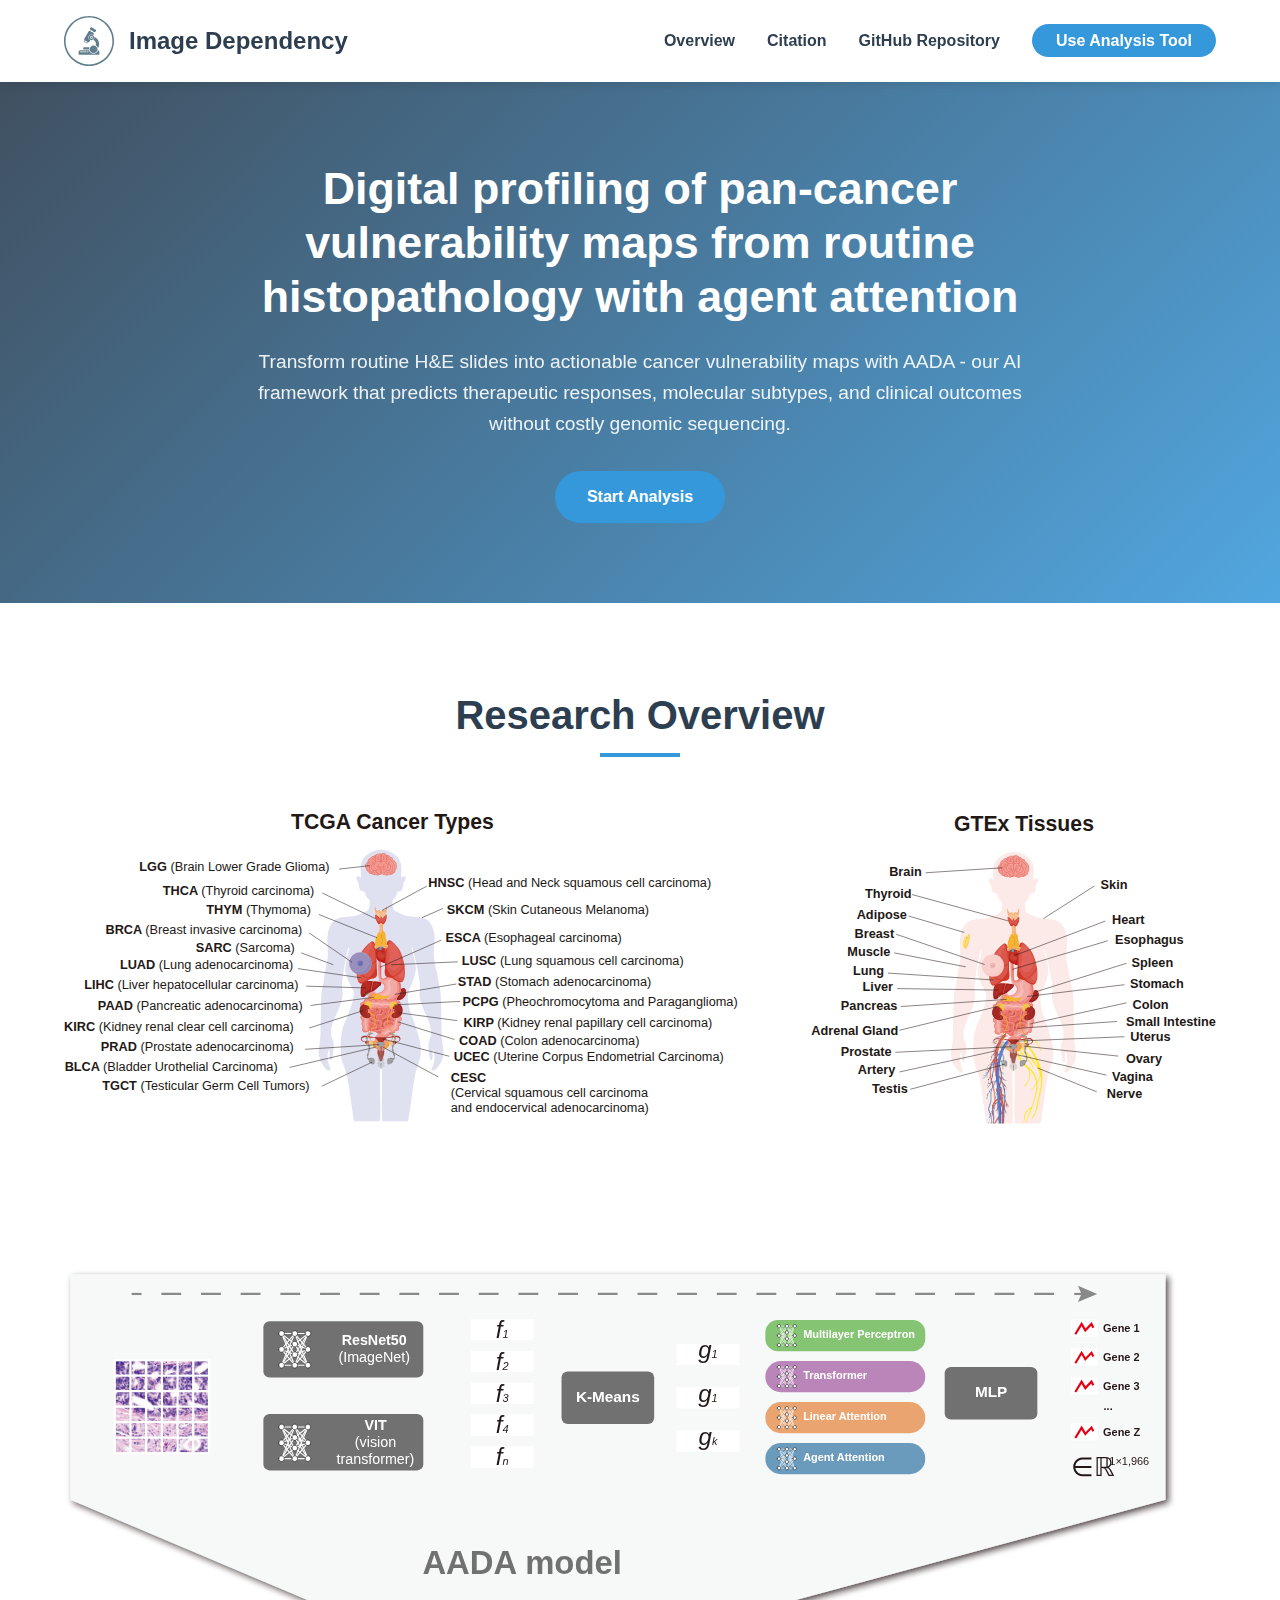
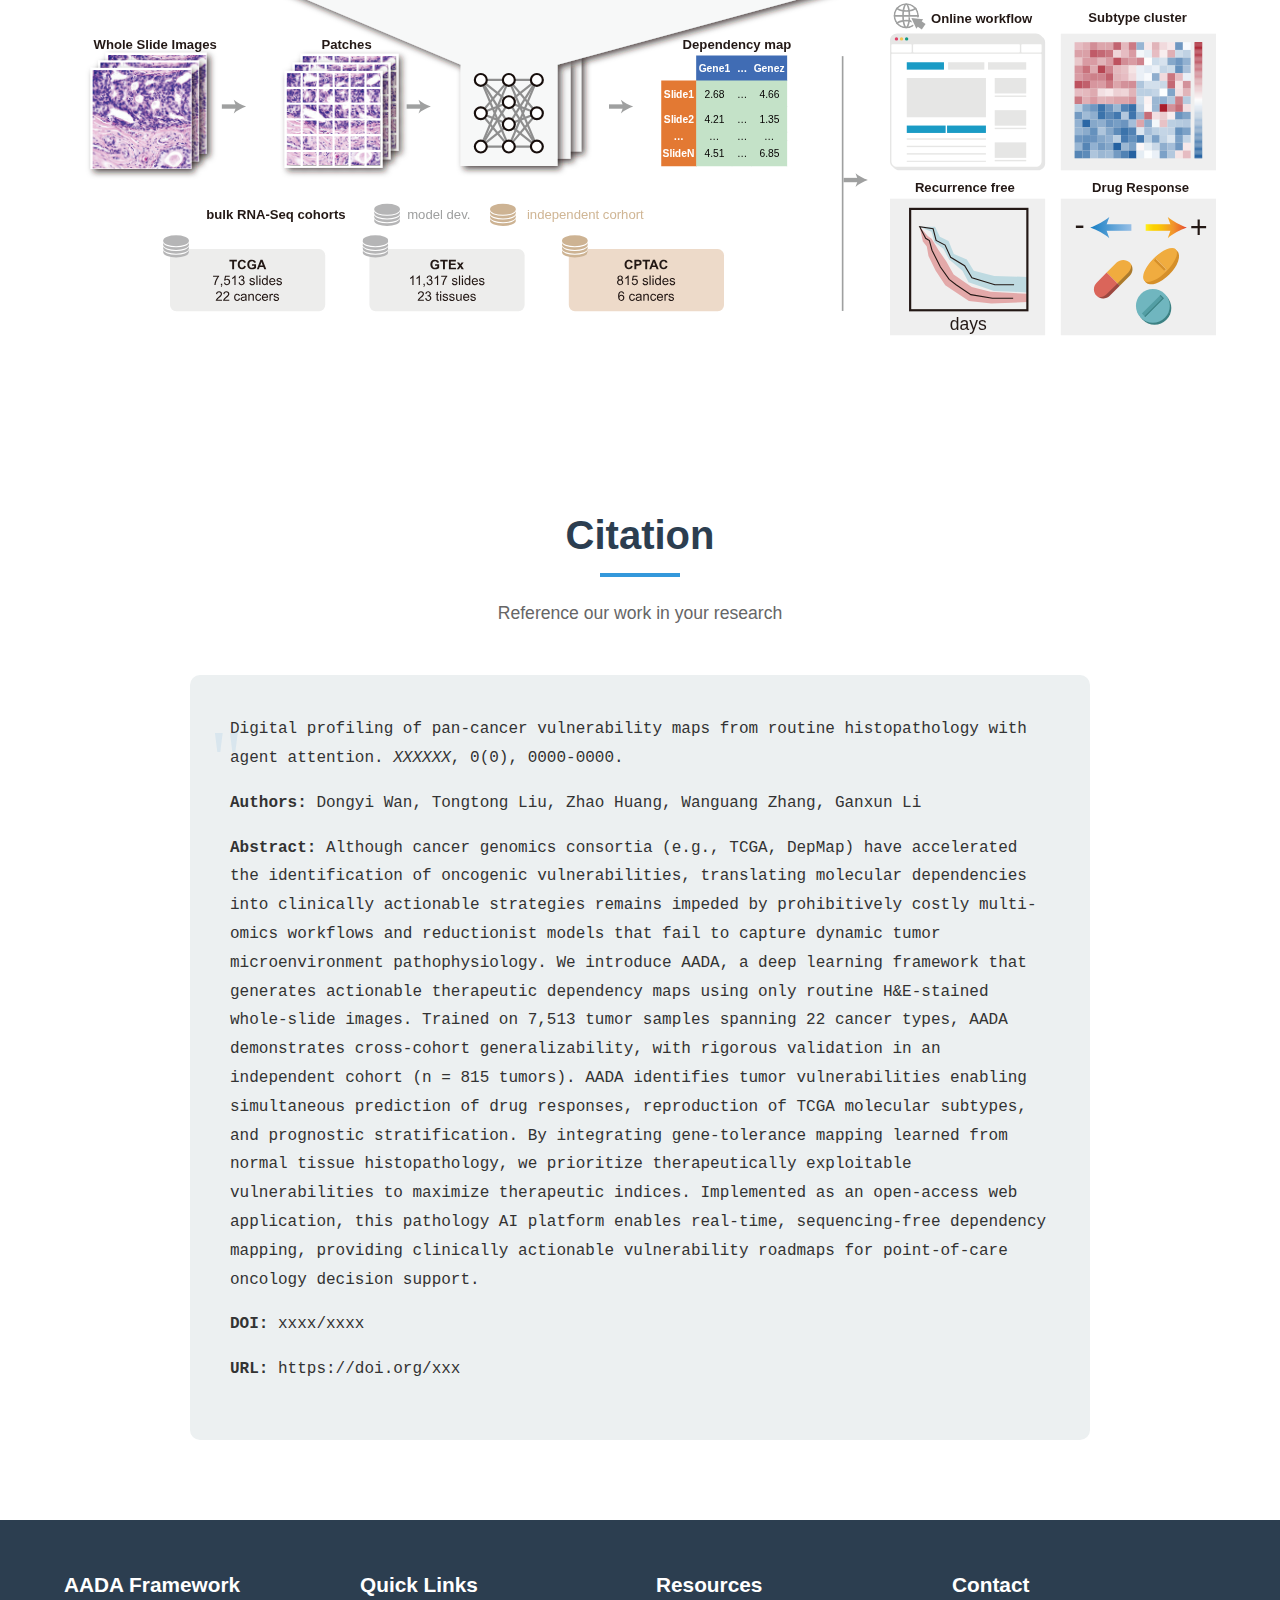
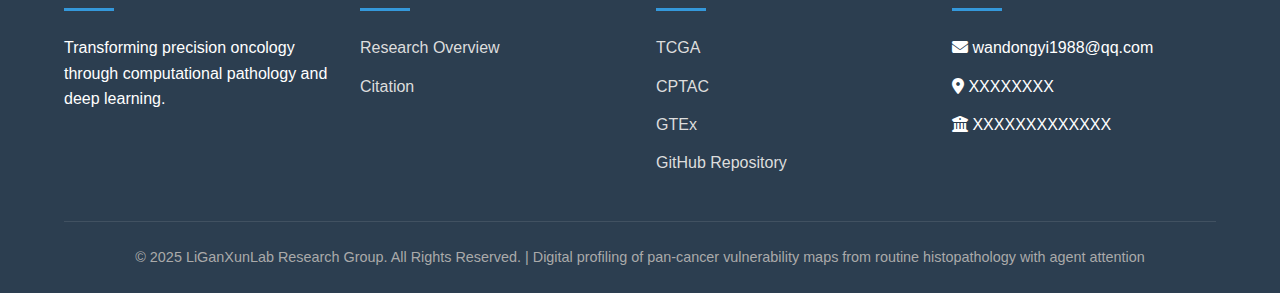
<file: Website/index.html>
<!DOCTYPE html>
<html lang="en">
<head>
    <meta charset="UTF-8">
    <meta name="viewport" content="width=device-width, initial-scale=1.0">
    <title>Image Dependency | Digital Cancer Vulnerability Profiling</title>
    <link rel="stylesheet" href="https://cdnjs.cloudflare.com/ajax/libs/font-awesome/6.4.0/css/all.min.css">
    <script>
        document.write("<link rel='stylesheet' type='text/css' href='css/index.css'>");
	</script>
</head>
<body>
    <!-- Header -->
    <header>
        <div class="container">
            <nav class="navbar">
                <div class="logo">
                    <img src="logo.svg" alt="AADA Logo">
                    <h1>Image Dependency</h1>
                </div>
                <ul class="nav-links">
                    <li><a href="#overview">Overview</a></li>
                    <li><a href="#citation">Citation</a></li>
					<li><a href="https://github.com/wolfgangsk07/ImageDependency.git">GitHub Repository</a></li>
                    <li><a href="analysis.html" class="cta-button">Use Analysis Tool</a></li>
                </ul>
            </nav>
        </div>
    </header>

    <!-- Hero Section -->
    <section class="hero">
        <div class="container">
            <div class="hero-content">
                <h2>Digital profiling of pan-cancer vulnerability maps from routine histopathology with agent attention</h2>
                <p>Transform routine H&E slides into actionable cancer vulnerability maps with AADA - our AI framework that predicts therapeutic responses, molecular subtypes, and clinical outcomes without costly genomic sequencing.</p>
				<div class="hero-buttons">
                    <a href="analysis.html" class="btn btn-primary">Start Analysis</a>
                </div>
            </div>
        </div>
    </section>

    <!-- Overview Section -->
    <section class="overview" id="overview">
        <div class="container">
            <div class="section-title">
                <h2>Research Overview</h2>
            </div>
            
            <img src=overview1.svg>
			<img src=overview2.svg>
        </div>
    </section>

    

    <!-- Citation Section -->
    <section class="citation" id="citation">
        <div class="container">
            <div class="section-title">
                <h2>Citation</h2>
                <p>Reference our work in your research</p>
            </div>
            
            <div class="citation-box">
                <p>Digital profiling of pan-cancer vulnerability maps from routine histopathology with agent attention. <em>XXXXXX</em>, 0(0), 0000-0000.</p>
                <p><strong>Authors:</strong> Dongyi Wan, Tongtong Liu, Zhao Huang, Wanguang Zhang, Ganxun Li</p>
                <p><strong>Abstract:</strong> Although cancer genomics consortia (e.g., TCGA, DepMap) have accelerated the identification of oncogenic vulnerabilities, translating molecular dependencies into clinically actionable strategies remains impeded by prohibitively costly multi-omics workflows and reductionist models that fail to capture dynamic tumor microenvironment pathophysiology. We introduce AADA, a deep learning framework that generates actionable therapeutic dependency maps using only routine H&E-stained whole-slide images. Trained on 7,513 tumor samples spanning 22 cancer types, AADA demonstrates cross-cohort generalizability, with rigorous validation in an independent cohort (n = 815 tumors). AADA identifies tumor vulnerabilities enabling simultaneous prediction of drug responses, reproduction of TCGA molecular subtypes, and prognostic stratification. By integrating gene-tolerance mapping learned from normal tissue histopathology, we prioritize therapeutically exploitable vulnerabilities to maximize therapeutic indices. Implemented as an open-access web application, this pathology AI platform enables real-time, sequencing-free dependency mapping, providing clinically actionable vulnerability roadmaps for point-of-care oncology decision support.</p>
                
                <p><strong>DOI:</strong> xxxx/xxxx</p>
                
                <p><strong>URL:</strong> https://doi.org/xxx</p>
            </div>
        </div>
    </section>

    <!-- Footer -->
    <footer>
        <div class="container">
            <div class="footer-content">
                <div class="footer-column">
                    <h3>AADA Framework</h3>
                    <p>Transforming precision oncology through computational pathology and deep learning.</p>
                </div>
                
                <div class="footer-column">
                    <h3>Quick Links</h3>
                    <ul class="footer-links">
                        <li><a href="#overview">Research Overview</a></li>
                        <li><a href="#citation">Citation</a></li>
                    </ul>
                </div>
                
                <div class="footer-column">
                    <h3>Resources</h3>
                    <ul class="footer-links">
                        <li><a href="https://www.cancer.gov/ccg/research/genome-sequencing/tcga">TCGA</a></li>
                        <li><a href="https://gdc.cancer.gov/about-gdc/contributed-genomic-data-cancer-research/clinical-proteomic-tumor-analysis-consortium-cptac">CPTAC</a></li>
                        <li><a href="https://gtexportal.org/home/">GTEx</a></li>
                        <li><a href="https://github.com/wolfgangsk07/ImageDependency.git">GitHub Repository</a></li>
                    </ul>
                </div>
                
                <div class="footer-column">
                    <h3>Contact</h3>
                    <ul class="footer-links">
                        <li><i class="fas fa-envelope"></i> wandongyi1988@qq.com</li>
                        <li><i class="fas fa-map-marker-alt"></i> XXXXXXXX</li>
                        <li><i class="fas fa-university"></i> XXXXXXXXXXXXX</li>
                    </ul>
                </div>
            </div>
            
            <div class="copyright">
                <p>&copy; 2025 LiGanXunLab Research Group. All Rights Reserved. | Digital profiling of pan-cancer vulnerability maps from routine histopathology with agent attention</p>
            </div>
        </div>
    </footer>

    <script>
        // Smooth scrolling for anchor links
        document.querySelectorAll('a[href^="#"]').forEach(anchor => {
            anchor.addEventListener('click', function (e) {
                e.preventDefault();
                document.querySelector(this.getAttribute('href')).scrollIntoView({
                    behavior: 'smooth'
                });
            });
        });

        // Navigation bar scroll effect
        window.addEventListener('scroll', function() {
            const header = document.querySelector('header');
            if (window.scrollY > 50) {
                header.style.boxShadow = '0 4px 12px rgba(0,0,0,0.1)';
                header.style.backgroundColor = 'rgba(255,255,255,0.95)';
            } else {
                header.style.boxShadow = '0 2px 10px rgba(0,0,0,0.1)';
                header.style.backgroundColor = 'white';
            }
        });
    </script>
</body>
</html>
</file>
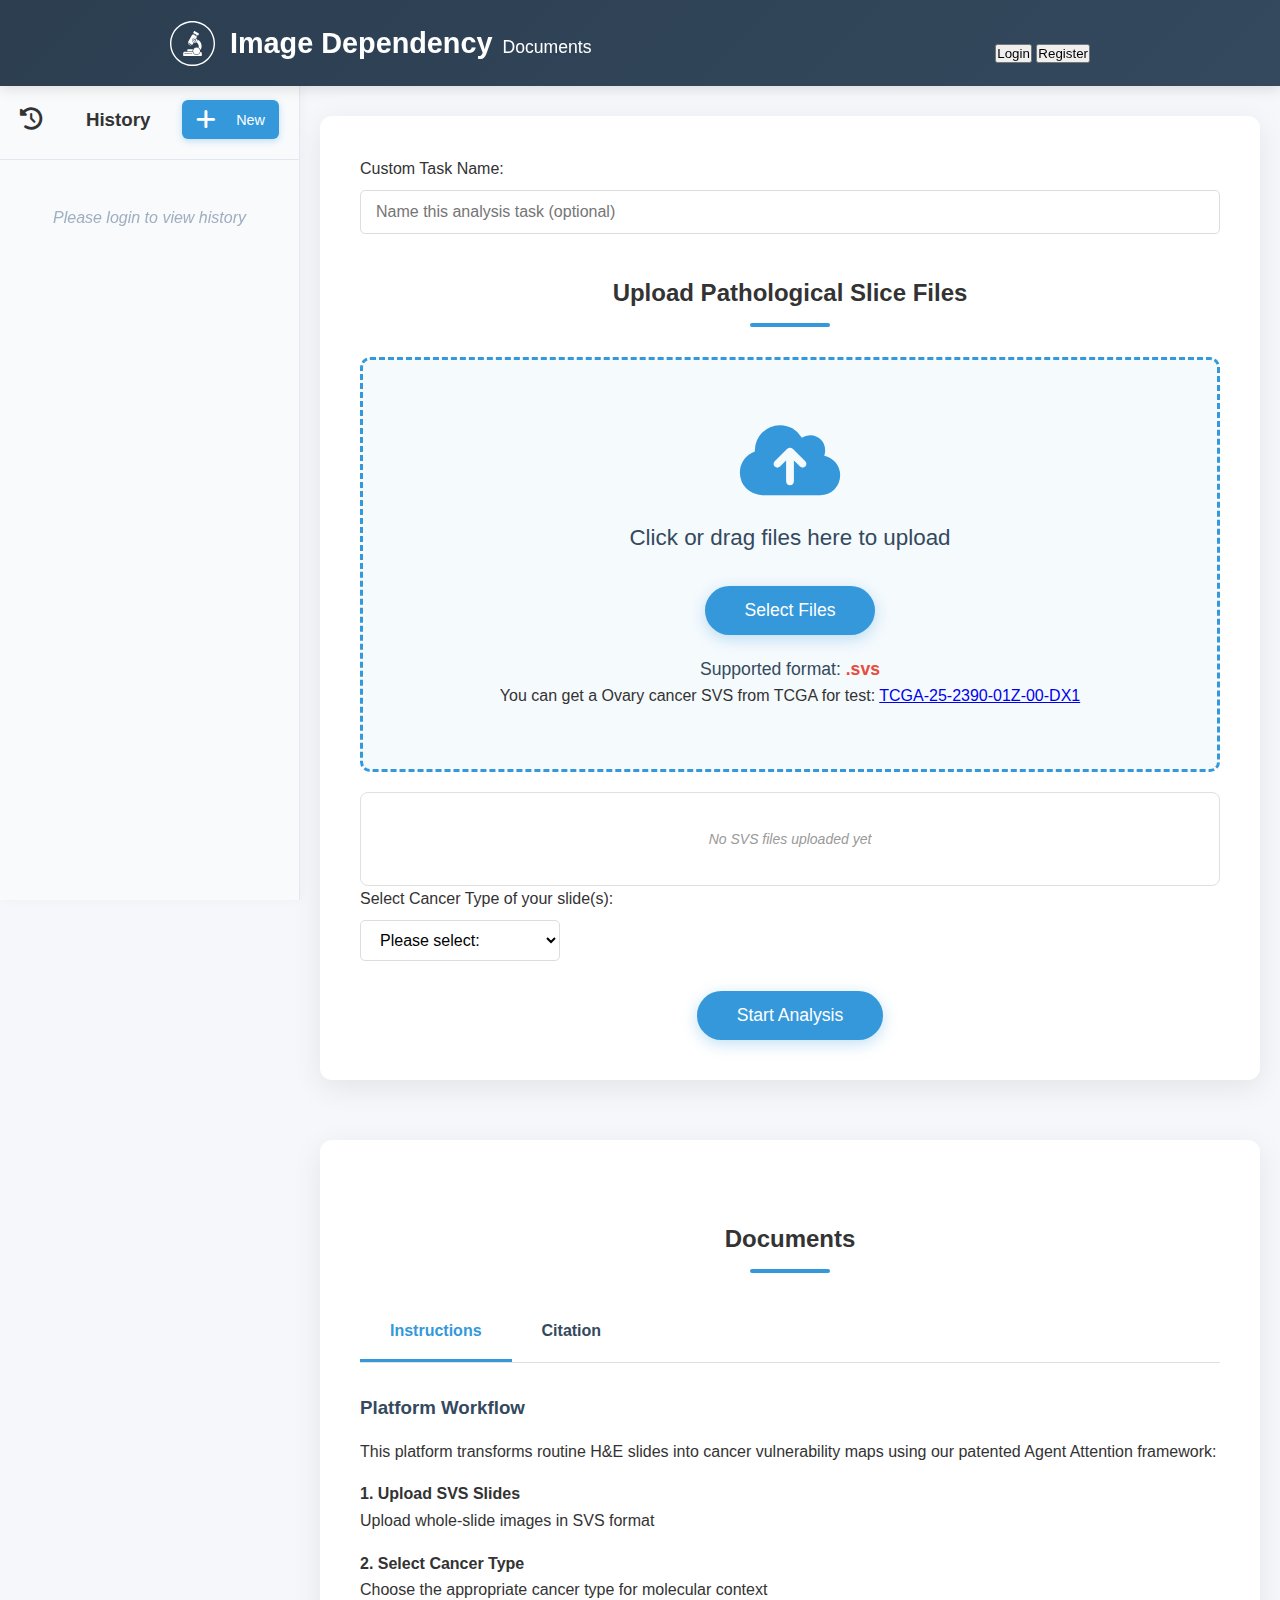
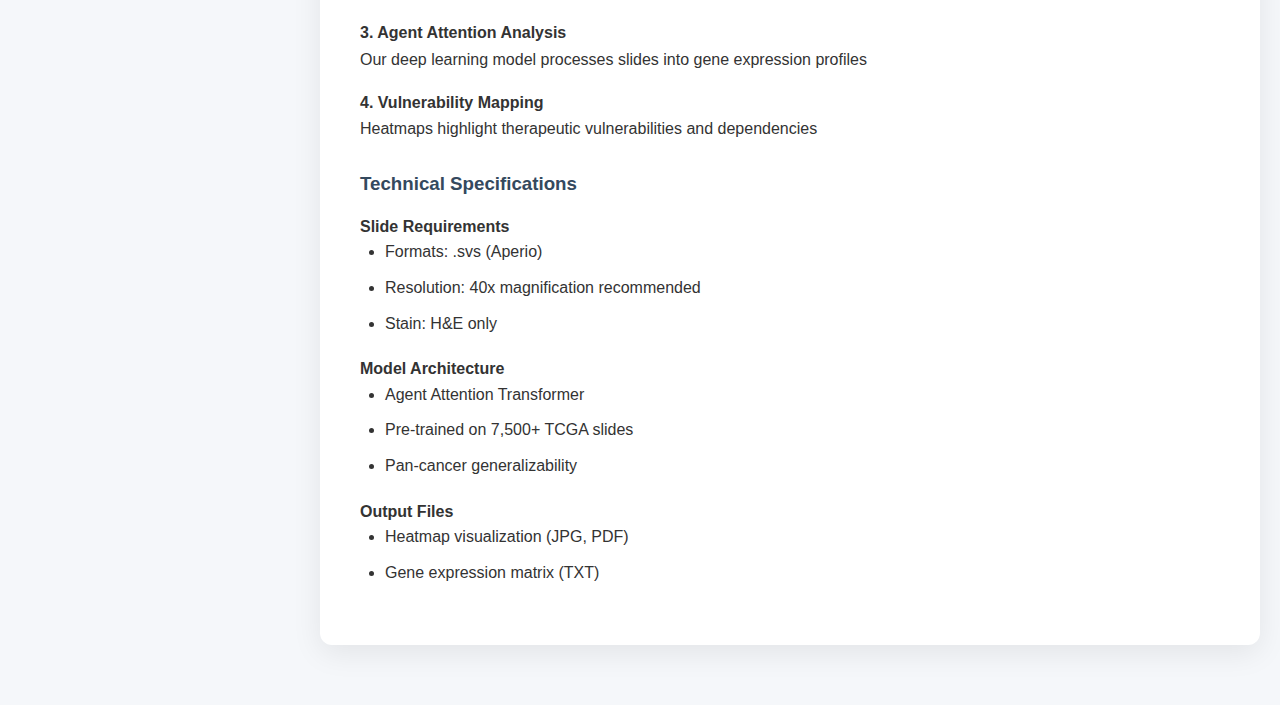
<file: Website/analysis.html>
<!DOCTYPE html>
<html lang="zh-CN">
<head>
    <meta charset="UTF-8">
    <meta name="viewport" content="width=device-width, initial-scale=1.0">
    <title>ImageDependency</title>
    <link rel="stylesheet" href="css/all.min.css">
    <script>
        document.write("<link rel='stylesheet' type='text/css' href='css/analyse.css'>");
		document.write("<link rel='stylesheet' type='text/css' href='css/register.css'>");
		document.write("<link rel='stylesheet' type='text/css' href='css/sidebar.css'>");
		document.addEventListener('DOMContentLoaded', function() {
			fetch('./api/users/check_login.php')
				.then(response => response.json())
				.then(data => {
					if (data.isLoggedIn) {
						const userElement = document.querySelector('.user-auth');
						userElement.innerHTML = `
							<span id="userInfo" style="display:none" data-userid="${data.user.id}"></span>
							<span class="welcome-msg">Welcome, ${data.user.email}</span>
							<button id="logoutBtn">Logout</button>
						`;
						document.getElementById('logoutBtn').addEventListener('click', function() {
							fetch('./api/users/logout.php').then(() => location.reload());
						});
					}
				});
		});
    </script>
</head>
<body>
    <!-- Header -->
    <header>
        <div class="container header-content">
            <div class="logo">
                <img src=logo2.svg style='height:45px;'>
                <h1>Image Dependency</h1>
            </div>
            <nav class="nav-menu">
                <a href="#docs">Documents</a>
            </nav>
			<div class="user-auth">
				<span id="userInfo" style="display:none" data-userid=""></span>
				<button id="loginBtn">Login</button>
				<button id="registerBtn">Register</button>
			</div>
        </div>
    </header>
    
    
    <div id="main" class="main-layout">
		<div class="history-sidebar">

			<h3 class="sidebar-header">
				<i class="fas fa-history"></i>
				<span>History</span>
				<button id="newTaskBtn" class="new-task-btn"><i class="fas fa-plus"></i> New</button>
			</h3>
			<div class="history-list" id="historyList">
				<div class="no-history">Please login to view history</div>
			</div>
		</div>
		<div class="container" taskuuid="" id="taskContainer">
			<!-- Upload Section -->
			<section id="upload" class="upload-section">
				
				<div class="upload-info">
					<div class="form-group">
						<label for="taskName">Custom Task Name:</label>
						<input type="text" id="taskName" placeholder="Name this analysis task (optional)">
					</div>
				</div>
				<h2 class="section-title">Upload Pathological Slice Files</h2>
				<div class="upload-container" id="uploadArea">
					<i class="fas fa-cloud-upload-alt upload-icon"></i>
					<p class="upload-text">Click or drag files here to upload</p>
					<input type="file" id="fileInput" multiple accept=".svs" style="display:none">
					<button class="upload-btn" id="selectFilesBtn">Select Files</button>
					<p class="file-types">Supported format: <span>.svs</span></p>
					<p>You can get a  Ovary cancer SVS from TCGA for test: <a href=https://api.gdc.cancer.gov/data/71bbd801-ca6e-4517-a2c9-cd6ec31c2552>TCGA-25-2390-01Z-00-DX1</a></p>
				</div>
				<div class="upload-info">
					
					
					
					<div id="fileList" class="file-list"> 
						<div class="empty-hint">No SVS files uploaded yet</div>
					</div>
					<div class="form-group">
						<label for="cancerSelect">Select Cancer Type of your slide(s):</label>
						<select id="cancerSelect" class="cancer-select">
							<option value="">Please select:</option>
							<option value="BLCA">BLCA</option>
							<option value="BRCA">BRCA</option>
							<option value="CESC">CESC</option>
							<option value="COAD">COAD</option>
							<option value="ESCA">ESCA</option>
							<option value="HNSC">HNSC</option>
							<option value="KIRC">KIRC</option>
							<option value="KIRP">KIRP</option>
							<option value="LGG">LGG</option>
							<option value="LIHC">LIHC</option>
							<option value="LUAD">LUAD</option>
							<option value="LUSC">LUSC</option>
							<option value="PAAD">PAAD</option>
							<option value="PCPG">PCPG</option>
							<option value="PRAD">PRAD</option>
							<option value="SARC">SARC</option>
							<option value="SKCM">SKCM</option>
							<option value="STAD">STAD</option>
							<option value="TGCT">TGCT</option>
							<option value="THCA">THCA</option>
							<option value="THYM">THYM</option>
							<option value="UCEC">UCEC</option>
							<!-- 可以继续添加其他癌种选项 -->
						</select>
					</div>
					<div id="cancerType" style="display:none" data-cancer=""></div>
				</div>
				<button class="submit-btn">Start Analysis</button>
			</section>
			
			<!-- Results Section -->
			<section id="results" style='display:none'>
				
				<div class="results-section">
				<h2 class="section-title">Analysis Results</h2>
					<!-- 结果内容将动态加载 -->
				</div>
			</section>
			
			<!-- Documentation Section -->
			<section id="docs" class="documentation">
				<h2 class="section-title">Documents</h2>
				<div class="tabs">
					<div class="tab active" data-tab="instructions">Instructions</div>
					<div class="tab" data-tab="reference">Citation</div>
				</div>
				
				 <div class="tab-content active" id="instructions-content">
                    <h3>Platform Workflow</h3>
                    <p>This platform transforms routine H&E slides into cancer vulnerability maps using our patented Agent Attention framework:</p>
                    
                    <div class="workflow-steps">
                        <div class="step">
                            <h4>1. Upload SVS Slides</h4>
                            <p>Upload whole-slide images in SVS format</p>
                        </div>
                        <div class="step">
                            <h4>2. Select Cancer Type</h4>
                            <p>Choose the appropriate cancer type for molecular context</p>
                        </div>
                        <div class="step">
                            <h4>3. Agent Attention Analysis</h4>
                            <p>Our deep learning model processes slides into gene expression profiles</p>
                        </div>
                        <div class="step">
                            <h4>4. Vulnerability Mapping</h4>
                            <p>Heatmaps highlight therapeutic vulnerabilities and dependencies</p>
                        </div>
                    </div>
                    
                    <h3>Technical Specifications</h3>
                    <div class="specs">
                        <div class="spec-item">
                            <h4>Slide Requirements</h4>
                            <ul>
                                <li>Formats: .svs (Aperio)</li>
                                <li>Resolution: 40x magnification recommended</li>
                                <li>Stain: H&E only</li>
                            </ul>
                        </div>
                        <div class="spec-item">
                            <h4>Model Architecture</h4>
                            <ul>
                                <li>Agent Attention Transformer</li>
                                <li>Pre-trained on 7,500+ TCGA slides</li>
                                <li>Pan-cancer generalizability</li>
                            </ul>
                        </div>
                        <div class="spec-item">
                            <h4>Output Files</h4>
                            <ul>
                                <li>Heatmap visualization (JPG, PDF)</li>
                                <li>Gene expression matrix (TXT)</li>
                            </ul>
                        </div>
                    </div>
                </div>
				
				<div class="tab-content" id="reference-content">
					
					
					<h3>Citation</h3>
					<p>Reference our work in your research</p>
					
					<div class="citation">
						Dongyi Wan, Tongtong Liu, Zhao Huang, Wanguang Zhang, Ganxun Li (2025) : Digital profiling of pan-cancer vulnerability maps from routine histopathology with agent attention., 0(0), 0000.
					</div>
					
					<p>GitHub Repository: <a href="https://github.com/wolfgangsk07/ImageDependency.git" style="color: var(--primary);">github.com/wolfgangsk07/ImageDependency</a></p>
				</div>
				
				
			</section>

		</div>
    </div>
    
    <div id="authModal" class="modal">
		<div class="modal-content">
			<span class="close">&times;</span>
			<h2 id="modalTitle">注册账号</h2>
			<div id="modalForm">
				<!-- 动态加载注册/登录表单 -->
			</div>
		</div>
	</div>
	<div id="cancerModal" class="modal">
		<div class="modal-content">
			<span class="close close-cancer">&times;</span>
			<h2>选择癌种</h2>
			<div class="cancer-list">
				<div class="cancer-item" data-cancer="BRCA">BRCA</div>
				<div class="cancer-item" data-cancer="LUAD">LUAD</div>
			</div>
		</div>
	</div>
    <script>
        document.write("<script type='text/javascript' src='js/login.js'><\/script>");
		document.write("<script type='text/javascript' src='js/register.js'><\/script>");
		document.write("<script type='text/javascript' src='js/index.js'><\/script>");
		document.write("<script type='text/javascript' src='js/sidebar.js'><\/script>");
    </script>
</body>
</html>
</file>
<file: Website/css/index.css>
:root {
            --primary: #2c3e50;
            --secondary: #3498db;
            --accent: #e74c3c;
            --light: #ecf0f1;
            --dark: #2c3e50;
            --success: #27ae60;
            --font-main: 'Segoe UI', Tahoma, Geneva, Verdana, sans-serif;
        }
        
        * {
            margin: 0;
            padding: 0;
            box-sizing: border-box;
        }
        
        body {
            font-family: var(--font-main);
            line-height: 1.6;
            color: #333;
            background-color: #f9f9f9;
        }
        
        .container {
            width: 90%;
            max-width: 1200px;
            margin: 0 auto;
        }
        
        /* Header Styles */
        header {
            background-color: white;
            box-shadow: 0 2px 10px rgba(0,0,0,0.1);
            position: sticky;
            top: 0;
            z-index: 1000;
        }
        
        .navbar {
            display: flex;
            justify-content: space-between;
            align-items: center;
            padding: 1rem 0;
        }
        
        .logo {
            display: flex;
            align-items: center;
        }
        
        .logo img {
            height: 50px;
            margin-right: 15px;
        }
        
        .logo h1 {
            font-size: 1.5rem;
            font-weight: 700;
            color: var(--primary);
        }
        
        .nav-links {
            display: flex;
            list-style: none;
        }
        
        .nav-links li {
            margin-left: 2rem;
        }
        
        .nav-links a {
            text-decoration: none;
            color: var(--dark);
            font-weight: 600;
            font-size: 1rem;
            transition: color 0.3s;
        }
        
        .nav-links a:hover {
            color: var(--secondary);
        }
        
        .nav-links .cta-button {
            background-color: var(--secondary);
            color: white;
            padding: 0.5rem 1.5rem;
            border-radius: 50px;
            transition: background-color 0.3s;
        }
        
        .nav-links .cta-button:hover {
            background-color: #2980b9;
            color: white;
        }
        
        /* Hero Section */
        .hero {
            background: linear-gradient(135deg, rgba(44, 62, 80, 0.9) 0%, rgba(52, 152, 219, 0.85) 100%), url('https://images.unsplash.com/photo-1581595219311-5e3b3a3f5b3d?ixlib=rb-4.0.3&ixid=M3wxMjA3fDB8MHxwaG90by1wYWdlfHx8fGVufDB8fHx8fA%3D%3D&auto=format&fit=crop&w=1500&q=80') center/cover no-repeat;
            color: white;
            padding: 5rem 0;
            text-align: center;
        }
        
        .hero-content {
            max-width: 800px;
            margin: 0 auto;
        }
        
        .hero h2 {
            font-size: 2.8rem;
            margin-bottom: 1.5rem;
            font-weight: 700;
            line-height: 1.2;
        }
        
        .hero p {
            font-size: 1.2rem;
            margin-bottom: 2rem;
            opacity: 0.9;
        }
        
        .hero-buttons {
            display: flex;
            justify-content: center;
            gap: 1rem;
            margin-top: 2rem;
        }
        
        .btn {
            padding: 0.8rem 2rem;
            border-radius: 50px;
            font-weight: 600;
            text-decoration: none;
            transition: all 0.3s;
        }
        
        .btn-primary {
            background-color: var(--secondary);
            color: white;
        }
        
        .btn-primary:hover {
            background-color: #2980b9;
            transform: translateY(-2px);
            box-shadow: 0 5px 15px rgba(0,0,0,0.2);
        }
        
        .btn-outline {
            background-color: transparent;
            border: 2px solid white;
            color: white;
        }
        
        .btn-outline:hover {
            background-color: white;
            color: var(--primary);
            transform: translateY(-2px);
        }
        
        /* Overview Section */
        .overview {
            padding: 5rem 0;
            background-color: white;
        }
        
        .section-title {
            text-align: center;
            margin-bottom: 3rem;
        }
        
        .section-title h2 {
            font-size: 2.5rem;
            color: var(--primary);
            margin-bottom: 1rem;
            position: relative;
            display: inline-block;
        }
        
        .section-title h2::after {
            content: '';
            position: absolute;
            bottom: -10px;
            left: 50%;
            transform: translateX(-50%);
            width: 80px;
            height: 4px;
            background-color: var(--secondary);
        }
        
        .section-title p {
            max-width: 700px;
            margin: 1rem auto 0;
            color: #666;
            font-size: 1.1rem;
        }
        
        .overview-grid {
            display: grid;
            grid-template-columns: repeat(auto-fit, minmax(300px, 1fr));
            gap: 2rem;
            margin-top: 2rem;
        }
        
        .overview-card {
            background-color: var(--light);
            border-radius: 10px;
            padding: 2rem;
            text-align: center;
            box-shadow: 0 5px 15px rgba(0,0,0,0.05);
            transition: transform 0.3s, box-shadow 0.3s;
        }
        
        .overview-card:hover {
            transform: translateY(-10px);
            box-shadow: 0 15px 30px rgba(0,0,0,0.1);
        }
        
        .overview-card i {
            font-size: 3rem;
            color: var(--secondary);
            margin-bottom: 1.5rem;
        }
        
        .overview-card h3 {
            font-size: 1.5rem;
            margin-bottom: 1rem;
            color: var(--primary);
        }
        
        /* Method Section */
        .method {
            padding: 5rem 0;
            background-color: #f1f5f9;
        }
        
        .method-content {
            display: grid;
            grid-template-columns: 1fr 1fr;
            gap: 3rem;
            align-items: center;
        }
        
        .method-image {
            border-radius: 10px;
            overflow: hidden;
            box-shadow: 0 15px 30px rgba(0,0,0,0.1);
            background-color: #2c3e50;
            height: 500px;
            display: flex;
            align-items: center;
            justify-content: center;
            color: white;
            font-size: 1.2rem;
            text-align: center;
            padding: 2rem;
        }
        
        .method-text h3 {
            font-size: 1.8rem;
            color: var(--primary);
            margin-bottom: 1.5rem;
        }
        
        .method-text p {
            margin-bottom: 1.5rem;
            color: #555;
        }
        
        .features-list {
            list-style: none;
            margin: 2rem 0;
        }
        
        .features-list li {
            margin-bottom: 1rem;
            display: flex;
            align-items: flex-start;
        }
        
        .features-list i {
            color: var(--success);
            font-size: 1.2rem;
            margin-right: 1rem;
            margin-top: 5px;
        }
        
        /* Results Section */
        .results {
            padding: 5rem 0;
            background-color: white;
        }
        
        .results-grid {
            display: grid;
            grid-template-columns: repeat(auto-fit, minmax(300px, 1fr));
            gap: 2rem;
        }
        
        .result-card {
            background-color: white;
            border-radius: 10px;
            padding: 2rem;
            box-shadow: 0 5px 15px rgba(0,0,0,0.05);
            border-left: 4px solid var(--secondary);
        }
        
        .result-card h4 {
            display: flex;
            align-items: center;
            font-size: 1.2rem;
            margin-bottom: 1rem;
            color: var(--primary);
        }
        
        .result-card h4 span {
            background-color: var(--secondary);
            color: white;
            width: 30px;
            height: 30px;
            border-radius: 50%;
            display: flex;
            align-items: center;
            justify-content: center;
            font-weight: bold;
            margin-right: 1rem;
        }
        
        /* Authors Section */
        .authors {
            padding: 5rem 0;
            background-color: var(--light);
        }
        
        .authors-grid {
            display: grid;
            grid-template-columns: repeat(auto-fit, minmax(250px, 1fr));
            gap: 2rem;
        }
        
        .author-card {
            background-color: white;
            border-radius: 10px;
            overflow: hidden;
            box-shadow: 0 5px 15px rgba(0,0,0,0.05);
            text-align: center;
        }
        
        .author-image {
            height: 200px;
            background-color: #ddd;
            display: flex;
            align-items: center;
            justify-content: center;
            color: #777;
            font-size: 1.2rem;
        }
        
        .author-info {
            padding: 1.5rem;
        }
        
        .author-info h3 {
            font-size: 1.3rem;
            color: var(--primary);
            margin-bottom: 0.5rem;
        }
        
        .author-info p {
            color: #666;
            font-style: italic;
            margin-bottom: 1rem;
        }
        
        /* Citation Section */
        .citation {
            padding: 5rem 0;
            background-color: white;
        }
        
        .citation-box {
            background-color: var(--light);
            border-radius: 10px;
            padding: 2.5rem;
            max-width: 900px;
            margin: 0 auto;
            font-family: 'Courier New', monospace;
            position: relative;
        }
        
        .citation-box::before {
            content: '"';
            position: absolute;
            top: 20px;
            left: 20px;
            font-size: 5rem;
            color: rgba(52, 152, 219, 0.1);
            font-family: serif;
        }
        
        .citation-box p {
            margin-bottom: 1rem;
            line-height: 1.8;
        }
        
        /* Footer */
        footer {
            background-color: var(--dark);
            color: white;
            padding: 3rem 0 1.5rem;
        }
        
        .footer-content {
            display: grid;
            grid-template-columns: repeat(auto-fit, minmax(250px, 1fr));
            gap: 2rem;
            margin-bottom: 2rem;
        }
        
        .footer-column h3 {
            font-size: 1.3rem;
            margin-bottom: 1.5rem;
            position: relative;
            padding-bottom: 10px;
        }
        
        .footer-column h3::after {
            content: '';
            position: absolute;
            bottom: 0;
            left: 0;
            width: 50px;
            height: 3px;
            background-color: var(--secondary);
        }
        
        .footer-links {
            list-style: none;
        }
        
        .footer-links li {
            margin-bottom: 0.8rem;
        }
        
        .footer-links a {
            color: #ddd;
            text-decoration: none;
            transition: color 0.3s;
        }
        
        .footer-links a:hover {
            color: var(--secondary);
        }
        
        .copyright {
            text-align: center;
            padding-top: 1.5rem;
            border-top: 1px solid rgba(255,255,255,0.1);
            color: #aaa;
            font-size: 0.9rem;
        }
        
        /* Responsive Design */
        @media (max-width: 992px) {
            .method-content {
                grid-template-columns: 1fr;
            }
            
            .method-image {
                height: 400px;
            }
            
            .hero h2 {
                font-size: 2.3rem;
            }
        }
        
        @media (max-width: 768px) {
            .nav-links {
                display: none;
            }
            
            .hero h2 {
                font-size: 2rem;
            }
            
            .hero p {
                font-size: 1.1rem;
            }
            
            .section-title h2 {
                font-size: 2rem;
            }
            
            .btn {
                padding: 0.7rem 1.5rem;
            }
        }
</file>
<file: Website/css/analyse.css>
* {
            margin: 0;
            padding: 0;
            box-sizing: border-box;
            font-family: 'Segoe UI', Tahoma, Geneva, Verdana, sans-serif;
        }

        :root {
            --primary: #3498db;
            --secondary: #2c3e50;
            --accent: #e74c3c;
            --light: #ecf0f1;
            --dark: #34495e;
            --success: #2ecc71;
            --warning: #f39c12;
			--error: #e74c3c;
            --error-hover: #c0392b;
            --transition: all 0.3s ease;
        }

        body {
            background-color: #f5f7fa;
            color: #333;
            line-height: 1.6;
        }

        .container {
            width: calc(100% - 300px);
            max-width: 1200px;
            margin-left: 300px;
            padding: 0 20px;
			margin-top: 30px;
        }
		.main-layout {
			display: flex;
			min-height: calc(100vh - 80px);
		}
		.content-wrapper {
			flex: 1;
			padding: 20px;
			margin-left: 300px;
			transition: margin-left 0.3s ease;
		}


        header {
            background: linear-gradient(135deg, var(--secondary), var(--dark));
            color: white;
            padding: 20px 0;
            box-shadow: 0 4px 12px rgba(0, 0, 0, 0.1);
            position: sticky;
            top: 0;
            z-index: 100;
			white-space: nowrap;
        }

        .header-content {
			display: flex;
			justify-content: space-between;
			align-items: end;
			max-width: 1200px;
			margin: 0 auto;
			padding: 0 20px;
		}

        .logo {
            display: flex;
            align-items: center;
            gap: 15px;
        }

        .logo-icon {
            font-size: 2.5rem;
            color: var(--primary);
        }

        .logo h1 {
            font-size: 1.8rem;
            font-weight: 700;
        }

        .nav-menu {
            display: flex;
            gap: 30px;
			transition: margin-left 0.3s ease;
			margin-right: auto;
        }

        .nav-menu a {
            color: white;
            text-decoration: none;
            font-weight: 500;
            font-size: 1.1rem;
            transition: var(--transition);
            position: relative;
            padding: 5px 10px;
        }

        .nav-menu a:hover {
            color: var(--primary);
        }

        .nav-menu a::after {
            content: '';
            position: absolute;
            bottom: 0;
            left: 0;
            width: 0;
            height: 2px;
            background: var(--primary);
            transition: var(--transition);
        }

        .nav-menu a:hover::after {
            width: 100%;
        }


        .hero {
            background: linear-gradient(rgba(44, 62, 80, 0.8), rgba(44, 62, 80, 0.9));
            color: white;
            text-align: center;
            padding: 100px 20px;
            margin-bottom: 40px;
        }

        .hero h2 {
            font-size: 2.8rem;
            margin-bottom: 20px;
            text-shadow: 0 2px 4px rgba(0,0,0,0.5);
        }

        .hero p {
            font-size: 1.4rem;
            max-width: 800px;
            margin: 0 auto 40px;
            opacity: 0.9;
        }

        .section-title {
            text-align: center;
            margin: 40px 0 30px;
            position: relative;
            padding-bottom: 15px;
        }

        .section-title::after {
            content: '';
            position: absolute;
            bottom: 0;
            left: 50%;
            transform: translateX(-50%);
            width: 80px;
            height: 4px;
            background: var(--primary);
            border-radius: 2px;
        }


        .upload-section {
            background-color: white;
            border-radius: 12px;
            box-shadow: 0 8px 30px rgba(0, 0, 0, 0.08);
            padding: 40px;
            margin-bottom: 60px;
        }

        .upload-container {
            border: 3px dashed var(--primary);
            border-radius: 10px;
            padding: 60px 30px;
            text-align: center;
            transition: var(--transition);
            background-color: rgba(52, 152, 219, 0.05);
            cursor: pointer;
        }

        .upload-container:hover {
            background-color: rgba(52, 152, 219, 0.1);
            transform: translateY(-5px);
        }

        .upload-icon {
            font-size: 5rem;
            color: var(--primary);
            margin-bottom: 20px;
        }

        .upload-text {
            font-size: 1.4rem;
            margin-bottom: 20px;
            color: var(--dark);
        }

        .submit-btn , .upload-btn {
            background-color: var(--primary);
            color: white;
            border: none;
            padding: 14px 40px;
            font-size: 1.1rem;
            border-radius: 50px;
            cursor: pointer;
            transition: var(--transition);
            box-shadow: 0 4px 15px rgba(52, 152, 219, 0.3);
			display: block;
			margin: 30px auto 0; /* 上边距30px，水平自动居中 */
			width: fit-content;  
        }

        .submit-btn:hover , .upload-btn:hover {
            background-color: #2980b9;
            transform: translateY(-3px);
            box-shadow: 0 6px 20px rgba(52, 152, 219, 0.4);
        }

        .file-types {
            margin-top: 20px;
            font-size: 1.1rem;
            color: var(--dark);
        }

        .file-types span {
            font-weight: bold;
            color: var(--accent);
        }


        .results-section {
            display: flex;
            flex-wrap: wrap;
            gap: 30px;
            margin-bottom: 60px;
        }

        .results-column {
            flex: 1;
            min-width: 300px;
            background: white;
            border-radius: 12px;
            box-shadow: 0 8px 30px rgba(0, 0, 0, 0.08);
            overflow: hidden;
        }

        .results-header {
            background: linear-gradient(to right, var(--secondary), var(--dark));
            color: white;
            padding: 20px;
            font-weight: 600;
            font-size: 1.3rem;
        }

        .results-content {
            padding: 30px;
            min-height: 300px;
            display: flex;
            align-items: center;
            justify-content: center;
            flex-direction: column;
        }

        .image-placeholder {
            width: 100%;
            height: 200px;
            background: linear-gradient(45deg, #e0e0e0, #f5f5f5);
            border-radius: 8px;
            display: flex;
            align-items: center;
            justify-content: center;
            margin-bottom: 25px;
        }

        .image-placeholder i {
            font-size: 3rem;
            color: #bdbdbd;
        }

        .matrix-placeholder {
            width: 100%;
            background: #f0f0f0;
            border-radius: 8px;
            padding: 20px;
            font-family: monospace;
            text-align: center;
            overflow: auto;
        }


        .documentation {
            background-color: white;
            border-radius: 12px;
            box-shadow: 0 8px 30px rgba(0, 0, 0, 0.08);
            padding: 40px;
            margin-bottom: 60px;
        }

        .tabs {
            display: flex;
            border-bottom: 1px solid #e0e0e0;
            margin-bottom: 30px;
        }

        .tab {
            padding: 15px 30px;
            cursor: pointer;
            font-weight: 600;
            color: var(--dark);
            transition: var(--transition);
            border-bottom: 3px solid transparent;
        }

        .tab.active {
            border-bottom: 3px solid var(--primary);
            color: var(--primary);
        }

        .tab-content {
            display: none;
        }

        .tab-content.active {
            display: block;
            animation: fadeIn 0.5s ease;
        }

        @keyframes fadeIn {
            from { opacity: 0; transform: translateY(20px); }
            to { opacity: 1; transform: translateY(0); }
        }

        .tab-content h3 {
            margin: 25px 0 15px;
            color: var(--dark);
        }

        .tab-content p {
            margin-bottom: 15px;
            line-height: 1.8;
        }

        .tab-content ul {
            padding-left: 25px;
            margin-bottom: 20px;
        }

        .tab-content li {
            margin-bottom: 10px;
        }

        .citation {
            background: #f9f9f9;
            border-left: 4px solid var(--primary);
            padding: 20px;
            font-style: italic;
            margin: 30px 0;
            border-radius: 0 8px 8px 0;
        }

        .copyright {
            text-align: center;
            padding-top: 20px;
            border-top: 1px solid rgba(255, 255, 255, 0.1);
            font-size: 0.95rem;
            color: #aaa;
        }


        @media (max-width: 768px) {
            .header-content {
                flex-direction: column;
                gap: 20px;
            }
            
            .nav-menu {
                gap: 15px;
                flex-wrap: wrap;
                justify-content: center;
            }
            
            .hero {
                padding: 60px 20px;
            }
            
            .hero h2 {
                font-size: 2.2rem;
            }
            
            .hero p {
                font-size: 1.1rem;
            }
            
            .upload-container {
                padding: 40px 20px;
            }
            
            .upload-text {
                font-size: 1.2rem;
            }
            
            .results-column {
                min-width: 100%;
            }
        }
		
		.container {
    transition: margin-left 0.3s ease;
}



.file-list {
    margin-top: 20px;
    border: 1px solid #e0e0e0;
    border-radius: 8px;
    padding: 15px;
    max-height: 300px;
    overflow-y: auto;
}

.file-item {
    display: flex;
    justify-content: space-between;
    align-items: center;
    margin-bottom: 15px;
    padding-bottom: 15px;
    border-bottom: 1px solid #eee;
    position: relative;
}

.file-item:last-child {
    border-bottom: none;
    margin-bottom: 0;
    padding-bottom: 0;
}

.file-info {
    flex: 1;
    display: flex;
    justify-content: space-between;
    margin-bottom: 8px;
	width:200px;
}

.file-name {
    font-weight: 500;
    overflow: hidden;
    text-overflow: ellipsis;
    white-space: nowrap;
    flex: 1;
}

.file-size {
    color: #7f8c8d;
    margin-left: 10px;
}


.delete-file {
    background-color: #e74c3c;
    color: white;
    border: none;
    border-radius: 4px;
    padding: 5px 10px;
    cursor: pointer;
    margin-left: 10px;
	white-space: nowrap
}

.delete-file:hover {
    background-color: #c0392b;
}


.progress-container {
    height: 20px;
    background-color: #ecf0f1;
    border-radius: 10px;
    overflow: hidden;
    position: relative;
	width:calc( 100% - 200px );
}

.progress-bar {
    height: 100%;
    background-color: #3498db;
    border-radius: 10px;
    transition: width 0.3s ease;
}

.progress-text {
    position: absolute;
    top: 0;
    left: 0;
    width: 100%;
    height: 100%;
    display: flex;
    align-items: center;
    justify-content: center;
    font-size: 12px;
    color: #2c3e50;
    font-weight: bold;
}

.error-msg {
    color: #e74c3c;
    font-size: 12px;
}


.dragover {
    background-color: rgba(52, 152, 219, 0.15) !important;
    border-color: #e74c3c !important;
}



.result-container {
    background-color: white;
    border-radius: 12px;
    box-shadow: 0 8px 30px rgba(0, 0, 0, 0.08);
    padding: 30px;
    margin-bottom: 40px;
	width: 100%;
}
.result-header h3{
	margin-right:auto;
}
.result-header {
    display: flex;
    gap: 17px;
    align-items: center;
    margin-bottom: 25px;
    padding-bottom: 15px;
    border-bottom: 2px solid #3498db;
}

.download-btn {
    background-color: #2ecc71;
    color: white;
    padding: 10px 20px;
    border-radius: 50px;
    text-decoration: none;
    display: flex;
    align-items: center;
    gap: 8px;
    transition: all 0.3s ease;
}

.download-btn:hover {
    background-color: #27ae60;
    transform: translateY(-2px);
    box-shadow: 0 4px 12px rgba(46, 204, 113, 0.3);
}

.errors-btn {
            background: var(--error);
            background: linear-gradient(135deg, var(--error), #d62c1f);
            box-shadow: 0 4px 10px rgba(231, 76, 60, 0.3);
            position: relative;
            overflow: hidden;
            padding-right: 45px;
            animation: pulse 2s infinite;
        }
        .errors-btn:hover {
            background: var(--error-hover);
            background: linear-gradient(135deg, var(--error-hover), #b3241a);
            transform: translateY(-2px);
            box-shadow: 0 5px 15px rgba(231, 76, 60, 0.4);
            animation: none;
        }
        .errors-btn::after {
            content: '!';
            position: absolute;
            right: 15px;
            top: 50%;
            transform: translateY(-50%);
            background: rgba(255, 255, 255, 0.2);
            width: 26px;
            height: 26px;
            border-radius: 50%;
            display: flex;
            align-items: center;
            justify-content: center;
            font-weight: bold;
            font-size: 16px;
            transition: var(--transition);
        }
        .errors-btn:hover::after {
            transform: translateY(-50%) scale(1.1);
            background: rgba(255, 255, 255, 0.3);
        }
		
.svg-container {
    text-align: center;
    background-color: #f8f9fa;
    padding: 20px;
    border-radius: 8px;
}

.svg-container img {
    max-width: 100%;
    max-height: 600px;
    border: 1px solid #e0e0e0;
    border-radius: 8px;
    box-shadow: 0 4px 12px rgba(0, 0, 0, 0.1);
}

.loading-section, .error-section {
    text-align: center;
    padding: 60px 30px;
    background-color: white;
    border-radius: 12px;
    box-shadow: 0 8px 30px rgba(0, 0, 0, 0.08);
	width: 100%;
}

.loading-section i {
    font-size: 3rem;
    color: #3498db;
    margin-bottom: 20px;
}

.error-section i {
    font-size: 3rem;
    color: #e74c3c;
    margin-bottom: 20px;
}


.submit-success {
    text-align: center;
    padding: 20px;
    background-color: #d4edda;
    border: 1px solid #c3e6cb;
    border-radius: 8px;
    color: #155724;
    margin: 20px 0;
}

.submit-success i {
    color: #28a745;
    margin-right: 10px;
}




.cancer-select {
    padding: 10px 15px;
    border: 1px solid #ddd;
    border-radius: 5px;
    font-size: 1rem;
    width: 200px;
    background-color: white;
}





/* 排队状态容器样式 */
.info-section {
    text-align: center;
    padding: 60px 30px;
    background-color: white;
    border-radius: 12px;
    box-shadow: 0 8px 30px rgba(0, 0, 0, 0.08);
    width: 100%;
    margin: 0 auto;
    max-width: 700px;
    transition: all 0.3s ease;
    position: relative;
}

.info-section:hover {
    transform: translateY(-5px);
    box-shadow: 0 12px 40px rgba(0, 0, 0, 0.15);
}

/* 时钟图标样式 */
.info-section i {
    font-size: 5rem;
    color: #3498db;
    margin-bottom: 25px;
    display: block;
    animation: pulse 2s infinite;
}

/* 标题样式 */
.info-section h3 {
    font-size: 1.8rem;
    color: #2c3e50;
    margin-bottom: 20px;
    font-weight: 600;
    position: relative;
    padding-bottom: 15px;
}

.info-section h3:after {
    content: '';
    position: absolute;
    bottom: 0;
    left: 50%;
    transform: translateX(-50%);
    width: 60px;
    height: 3px;
    background: #3498db;
    border-radius: 2px;
}

/* 段落文本样式 */
.info-section p {
    font-size: 1.2rem;
    color: #7f8c8d;
    line-height: 1.8;
    margin-bottom: 15px;
}



/* 脉冲动画效果 */
@keyframes pulse {
    0% {
        transform: scale(1);
        opacity: 0.8;
    }
    50% {
        transform: scale(1.05);
        opacity: 1;
    }
    100% {
        transform: scale(1);
        opacity: 0.8;
    }
}

/* 响应式调整 */
@media (max-width: 768px) {
    .info-section {
        padding: 40px 20px;
    }
    
    .info-section i {
        font-size: 4rem;
    }
    
    .info-section h3 {
        font-size: 1.5rem;
    }
    
    .info-section p {
        font-size: 1.1rem;
    }
}


.empty-hint {
    text-align: center;
    color: #999;
    font-size: 14px;
    padding: 20px;
    font-style: italic;
}
</file>
<file: Website/css/register.css>
/* ===================== 模态框样式 ===================== */
.modal {
    display: none;
    position: fixed;
    top: 0;
    left: 0;
    width: 100%;
    height: 100%;
    background-color: rgba(0, 0, 0, 0.7);
    z-index: 1000;
    justify-content: center;
    align-items: center;
	
}

.user-auth {
    padding-right: 20px; 
}

.modal-content {
    background: white;
    border-radius: 12px;
    box-shadow: 0 10px 40px rgba(0, 0, 0, 0.25);
    width: 450px;
    max-width: 90%;
    max-height: 90vh;
    overflow-y: auto;
    position: relative;
    animation: modalFade 0.4s ease-out;
}

@keyframes modalFade {
    from { opacity: 0; transform: translateY(-50px); }
    to { opacity: 1; transform: translateY(0); }
}

.modal-content h2 {
    text-align: center;
    padding-bottom: 15px;
    border-bottom: 2px solid var(--primary);
    color: var(--dark);
}

.close {
    position: absolute;
    top: 15px;
    right: 20px;
    font-size: 28px;
    font-weight: bold;
    color: var(--dark);
    cursor: pointer;
    transition: var(--transition);
}

.close:hover {
    color: var(--accent);
    transform: scale(1.1);
}

/* ===================== 表单样式 ===================== */
#modalForm {
    padding: 40px;
    display: flex;
    flex-direction: column;
}

#modalForm input {
    padding: 16px 20px;
    border: 2px solid #e0e0e0;
    border-radius: 8px;
    font-size: 1.05rem;
    transition: var(--transition);
    outline: none;
}

#modalForm input:focus {
    border-color: var(--primary);
    box-shadow: 0 0 0 3px rgba(52, 152, 219, 0.2);
}

#modalForm button {
    background-color: var(--primary);
    color: white;
    border: none;
    padding: 16px;
    font-size: 1.1rem;
    font-weight: 600;
    border-radius: 8px;
    cursor: pointer;
    transition: var(--transition);
    text-transform: uppercase;
    letter-spacing: 1px;
    margin-top: 10px;
}

#modalForm button:hover {
    background-color: #2980b9;
    transform: translateY(-2px);
    box-shadow: 0 6px 15px rgba(52, 152, 219, 0.35);
}

#sendCodeBtn {
    background-color: var(--secondary) !important;
    padding: 14px 20px !important;
    margin-top: 0 !important;
}

#sendCodeBtn:hover {
    background-color: #243342 !important;
}

/* ===================== 响应式调整 ===================== */
@media (max-width: 768px) {
    .modal-content {
        width: 95%;
    }
    
    #modalForm {
        padding: 25px;
    }
    
    #modalForm input {
        padding: 14px;
    }
    
    #modalForm button {
        padding: 14px;
    }
}

/* 模态框样式增强 */
.modal-content {
    width: 90%;
    max-width: 450px;
    border-radius: 10px;
    overflow: hidden;
}

.form-group {
    position: relative;
}

label {
    display: block;
    margin-bottom: 8px;
    font-weight: 500;
    color: #333;
}

input[type="text"],
input[type="email"],
input[type="password"] {
    width: 100%;
    padding: 12px 15px;
    border: 1px solid #ddd;
    border-radius: 5px;
    font-size: 16px;
    transition: border-color 0.3s;
}

input:focus {
    border-color: #3498db;
    outline: none;
    box-shadow: 0 0 0 2px rgba(52, 152, 219, 0.2);
}

.password-container {
    position: relative;
}

.password-toggle {
    position: absolute;
    right: 12px;
    top: 50%;
    transform: translateY(-50%);
    cursor: pointer;
    color: #777;
}

.password-strength {
    margin-top: 8px;
}

.strength-bar {
    height: 5px;
    width: 100%;
    background: #eee;
    border-radius: 3px;
    overflow: hidden;
    margin-bottom: 3px;
}

.strength-bar::before {
    content: '';
    display: block;
    height: 100%;
    width: 0;
    transition: width 0.3s;
}

.strength-bar.weak::before {
    width: 30%;
    background: #e74c3c;
}

.strength-bar.medium::before {
    width: 65%;
    background: #f39c12;
}

.strength-bar.strong::before {
    width: 100%;
    background: #2ecc71;
}

.strength-text {
    font-size: 12px;
    color: #777;
}

.form-options {
    display: flex;
    justify-content: space-between;
    align-items: center;
    font-size: 14px;
    margin-bottom: 20px;
}

.forgot-password {
    color: #3498db;
    text-decoration: none;
}

.forgot-password:hover {
    text-decoration: underline;
}

.form-agreement {
    margin: 15px 0;
    font-size: 14px;
}

.form-agreement label {
    display: flex;
    align-items: flex-start; /* 顶部对齐 */
    gap: 10px;
    cursor: pointer;
    line-height: 1.5;
}
.form-agreement input[type="checkbox"] {
    width: auto !important;
    !height: 18px !important;
    margin: 0 !important;
    display: inline-block;
    flex-shrink: 0; /* 防止复选框被压缩 */
    margin-top: 4px; /* 微调垂直位置 */
}
.agreement-text {
    display: block; /* 使文本块级元素 */
    line-height: 1.6;
}
.form-agreement a {
    display: inline; /* 确保链接在同一行内 */
    white-space: nowrap; /* 防止链接内换行 */
    color: #3498db;
    text-decoration: none;
    transition: color 0.3s;
}
.form-agreement a:hover {
    text-decoration: underline;
    color: #2980b9;
}

.auth-btn {
    width: 100%;
    padding: 12px;
    background: #3498db;
    color: white;
    border: none;
    border-radius: 5px;
    font-size: 16px;
    font-weight: 500;
    cursor: pointer;
    transition: background 0.3s;
}

.auth-btn:hover {
    background: #2980b9;
}

.send-code-btn {
    width: 100%;
    padding: 10px;
    background: #f8f9fa;
    border: 1px solid #ddd;
    border-radius: 5px;
    font-size: 14px;
    cursor: pointer;
}

.auth-footer {
    margin-top: 20px;
    text-align: center;
    font-size: 14px;
}

.auth-footer a {
    color: #3498db;
    text-decoration: none;
}

.auth-footer a:hover {
    text-decoration: underline;
}

.error-message {
    background: #fef2f2;
    color: #e74c3c;
    padding: 12px;
    border-radius: 5px;
    margin-bottom: 15px;
    display: none;
}

.register-description {
  color: #6c757d;
  margin-bottom: 15px;
  text-align: center;
}
</file>
<file: Website/css/sidebar.css>
/* css/sidebar.css */
:root {
            --primary: #3498db;
            --primary-dark: #2980b9;
            --success: #38a169;
            --warning: #dd6b20;
            --danger: #e53e3e;
            --queued: #3182ce;
            --sidebar-bg: #f8fafc;
            --sidebar-border: #e2e8f0;
            --card-bg: white;
            --text-primary: #2d3748;
            --text-secondary: #718096;
            --text-light: #a0aec0;
            --shadow-sm: 0 2px 5px rgba(0, 0, 0, 0.04);
            --shadow-md: 0 4px 10px rgba(0, 0, 0, 0.08);
            --radius: 8px;
            --transition: all 0.25s cubic-bezier(0.4, 0, 0.2, 1);
        }
.history-sidebar {
    position: fixed;
    top: 80px; /* 匹配header高度 */
    left: 0;
    width: 300px;
    height: calc(100vh - 80px);
    background: #f8fafc; /* 柔和的浅蓝色背景 */
    border-right: 1px solid #e2e8f0; /* 右侧边框 */
    box-shadow: 2px 0 10px rgba(0, 0, 0, 0.03); /* 微妙的阴影增强层次感 */
    z-index: 90; /* 在header之下，内容之上 */
    
    transition: all 0.3s ease;
    padding: 20px 0;
}





        
        /* 侧边栏标题区域 */
        .sidebar-header {
            display: flex;
            justify-content: space-between;
            align-items: center;
            padding: 0 20px 20px;
            margin-bottom: 15px;
            border-bottom: 1px solid var(--sidebar-border);
            position: sticky;
            top: 0;
            background: var(--sidebar-bg);
            z-index: 2;
			height: 60px;
        }
        
        .sidebar-header i {
            margin-right: 12px;
            
            font-size: 1.4rem;
        }
        .fa-plus{
			color: white;
		}
        .sidebar-title {
            font-size: 1.35rem;
            color: var(--text-primary);
            font-weight: 600;
            display: flex;
            align-items: center;
        }
        
        /* 新建任务按钮优化 */
        .new-task-btn {
            background-color: var(--primary);
            color: white;
            border: none;
            border-radius: 6px;
            padding: 8px 14px;
            font-size: 0.9rem;
            cursor: pointer;
            transition: var(--transition);
            display: inline-flex;
            align-items: center;
            gap: 8px;
            font-weight: 500;
            box-shadow: 0 2px 6px rgba(52, 152, 219, 0.3);
        }
        
        .new-task-btn:hover {
            background-color: var(--primary-dark);
            transform: translateY(-2px);
            box-shadow: 0 4px 8px rgba(52, 152, 219, 0.4);
        }
        
        .new-task-btn:active {
            transform: translateY(0);
        }
        
        /* 历史记录列表 */
        .history-list {
            padding: 0 15px;
            display: grid;
            gap: 12px;
			overflow-y: auto;
			height: calc(100% - 60px);
			align-content: baseline;
        }
        
        /* 历史记录项卡片 */
        .history-item {
            background: var(--card-bg);
            border-radius: var(--radius);
            padding: 18px;
            box-shadow: var(--shadow-sm);
            border: 1px solid #edf2f7;
            transition: var(--transition);
            cursor: pointer;
            position: relative;
            overflow: hidden;
            display: grid;
            gap: 12px;
			height: 150px;
        }
        
        .history-item:hover {
            box-shadow: var(--shadow-md);
            border-color: #cbd5e0;
            transform: translateY(-3px);
        }
        
        .history-item:active {
            transform: translateY(0);
        }
        
        /* 标题优化 */
        .history-title {
            font-weight: 600;
            font-size: 1.08rem;
            color: var(--text-primary);
            overflow: hidden;
            text-overflow: ellipsis;
            white-space: nowrap;
            padding-right: 25px; /* 为箭头留出空间 */
        }
        
        /* 日期样式 */
        .history-date {
            font-size: 0.85rem;
            color: var(--text-secondary);
            display: flex;
            align-items: center;
            gap: 8px;
        }
        
        .history-date i {
            font-size: 0.9rem;
            color: var(--text-light);
        }
        
        /* 信息区域 */
        .history-info {
            display: flex;
            white-space: nowrap;
            gap: 10px;
            align-items: center;
            font-size: 0.85rem;
        }
        
        /* 癌症类型标签 */
        .history-cancer {
            background: #ebf8ff;
            color: var(--queued);
            padding: 5px 12px;
            border-radius: 20px;
            font-weight: 500;
            font-size: 0.82rem;
            display: inline-flex;
            align-items: center;
            gap: 6px;
            border: 1px solid rgba(49, 130, 206, 0.2);
        }
        
        .history-files {
            color: var(--text-secondary);
            display: inline-flex;
            align-items: center;
            gap: 4px;
        }
        
        /* 状态标签增强 */
        .history-status {
            padding: 5px 12px;
            border-radius: 20px;
            font-size: 0.82rem;
            font-weight: 500;
            display: inline-flex;
            align-items: center;
            gap: 6px;
            transition: var(--transition);
        }
        
        .status-queued {
            background: rgba(49, 130, 206, 0.08);
            color: var(--queued);
            border: 1px solid rgba(49, 130, 206, 0.3);
        }
        
        .status-processing {
            background: rgba(221, 107, 32, 0.08);
            color: var(--warning);
            border: 1px solid rgba(221, 107, 32, 0.3);
        }
        
        .status-completed {
            background: rgba(56, 161, 105, 0.08);
            color: var(--success);
            border: 1px solid rgba(56, 161, 105, 0.3);
        }
        
        .status-failed {
            background: rgba(229, 62, 62, 0.08);
            color: var(--danger);
            border: 1px solid rgba(229, 62, 62, 0.3);
        }
        
        /* 箭头指示器 */
        .history-item::after {
            content: '\f105';
            font-family: 'Font Awesome 5 Free';
            font-weight: 900;
            position: absolute;
            right: 15px;
            top: 50%;
            transform: translateY(-50%);
            color: #cbd5e0;
            transition: var(--transition);
            font-size: 1.1rem;
        }
        
        .history-item:hover::after {
            color: var(--primary);
            transform: translateY(-50%) translateX(4px);
        }
        
        /* 滚动条样式 */
        .history-sidebar::-webkit-scrollbar {
            width: 8px;
        }
        
        .history-sidebar::-webkit-scrollbar-track {
            background: #f1f5f9;
            border-radius: 4px;
        }
        
        .history-sidebar::-webkit-scrollbar-thumb {
            background: #cbd5e0;
            border-radius: 4px;
            border: 2px solid #f1f5f9;
        }
        
        .history-sidebar::-webkit-scrollbar-thumb:hover {
            background: #a0aec0;
        }
        
        /* 状态标签图标 */
        .status-icon {
            font-size: 0.9rem;
        }
        
        /* 空状态提示 */
        .no-history {
            text-align: center;
            padding: 30px 20px;
            color: var(--text-light);
            font-style: italic;
            display: flex;
            flex-direction: column;
            align-items: center;
            gap: 15px;
        }
        
        .no-history i {
            font-size: 3rem;
            opacity: 0.5;
        }
        
        .no-history p {
            margin: 0;
            font-size: 1.1rem;
        }
        
        /* 加载状态 */
        .loading-history {
            text-align: center;
            padding: 30px 0;
            color: var(--text-primary);
            font-size: 0.95rem;
            display: flex;
            flex-direction: column;
            align-items: center;
            gap: 15px;
        }
        
        .loading-spinner {
            width: 40px;
            height: 40px;
            border: 3px solid rgba(52, 152, 219, 0.2);
            border-top: 3px solid var(--primary);
            border-radius: 50%;
            animation: spin 0.8s linear infinite;
        }
        
        @keyframes spin {
            0% { transform: rotate(0deg); }
            100% { transform: rotate(360deg); }
        }
        
        /* 响应式调整 */
        @media (max-width: 768px) {
            .history-sidebar {
                width: 280px;
            }
            
            .sidebar-header {
                padding: 0 15px 15px;
            }
            
            .history-item {
                padding: 15px;
            }
        }
		
		

.delete-task-btn {
    position: absolute;
    top: 15px;
    right: 15px;
    background: none;
    border: none;
    color: #e53e3e;
    cursor: pointer;
    padding: 5px;
    font-size: 14px;
    transition: color 0.3s;
    z-index: 1;
}

.delete-task-btn:hover {
    color: #c53030;
}

.history-item {
    position: relative; /* 为删除按钮定位提供上下文 */
    padding-right: 40px; /* 为删除按钮留出空间 */
}
</file>
